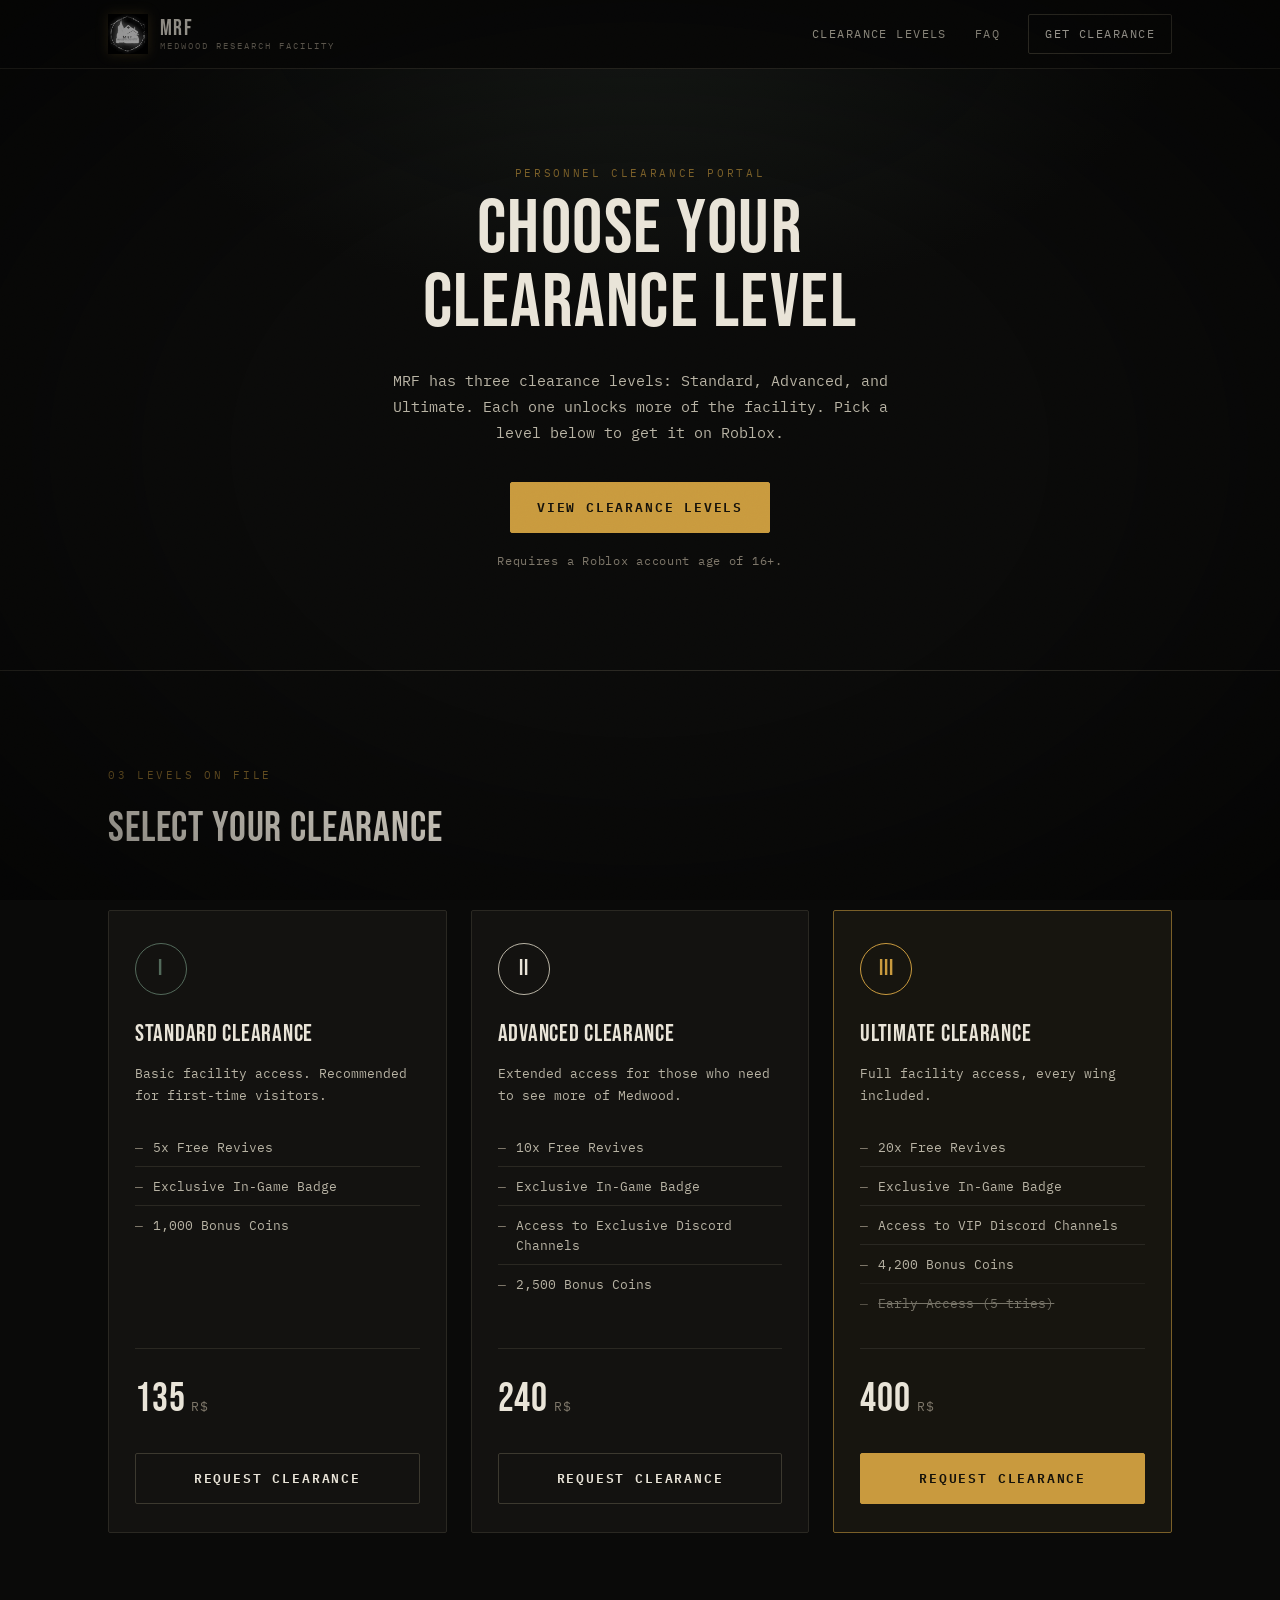
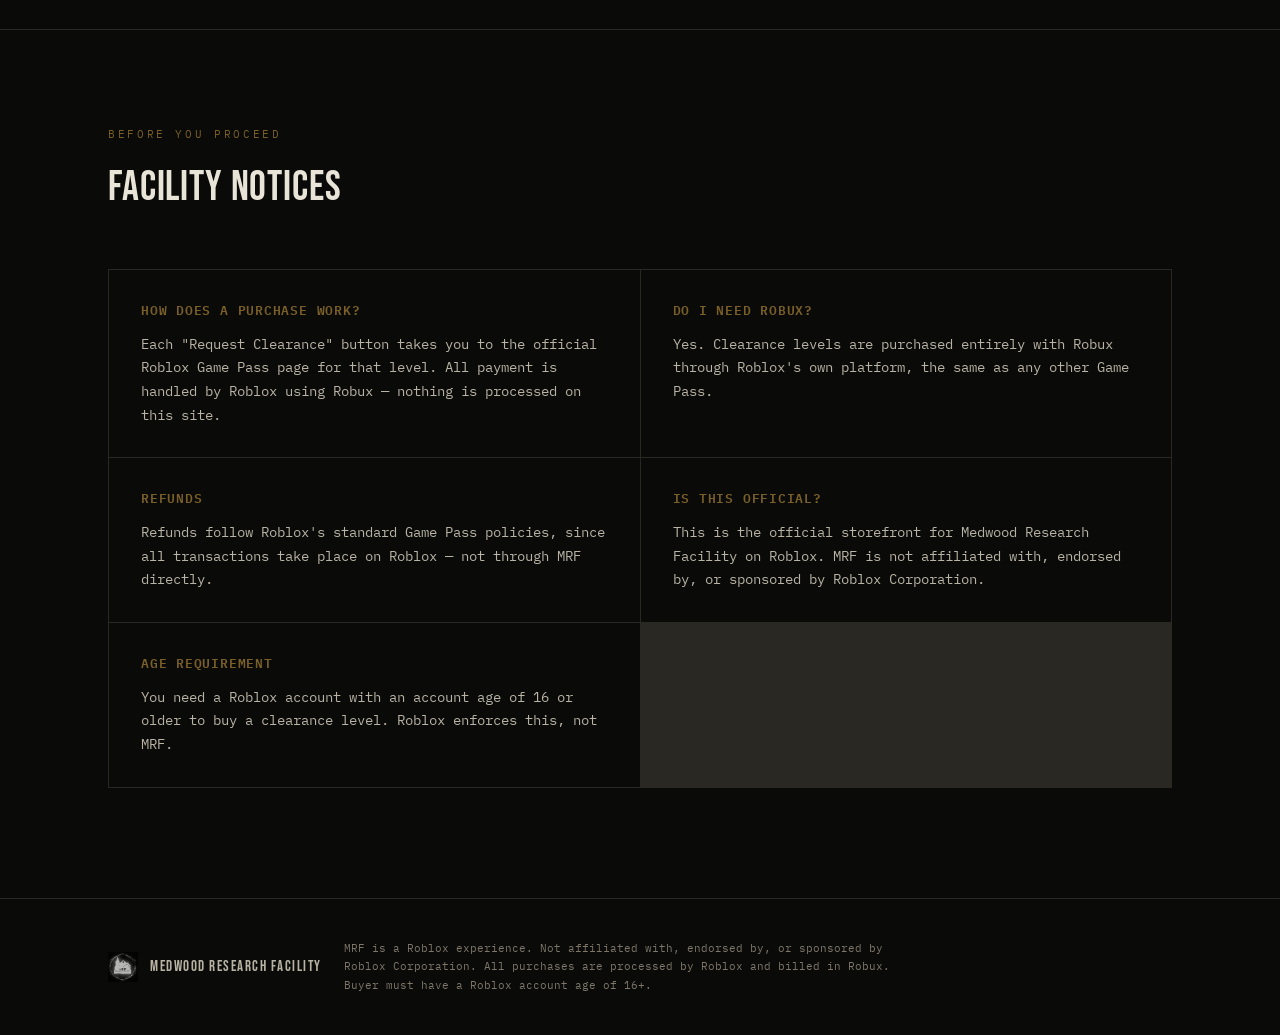
<file: index.html>
<!DOCTYPE html>
<html lang="en">
<head>
<meta charset="UTF-8">
<meta name="viewport" content="width=device-width, initial-scale=1.0">
<title>MRF — Medwood Research Facility | Clearance Portal</title>
<meta name="description" content="Official clearance portal for Medwood Research Facility. Purchase personnel clearance levels.">
<link rel="icon" href="assets/Screenshot_2026-06-11_193410.png">
<link rel="preconnect" href="https://fonts.googleapis.com">
<link rel="preconnect" href="https://fonts.gstatic.com" crossorigin>
<link href="https://fonts.googleapis.com/css2?family=Bebas+Neue&family=IBM+Plex+Mono:wght@400;500;600&display=swap" rel="stylesheet">
<link rel="stylesheet" href="styles.css">
</head>
<body>

<div class="grain"></div>

<header class="site-header">
  <div class="wrap header-inner">
    <a href="#top" class="brand">
      <img src="assets/Screenshot_2026-06-11_193410.png" alt="Medwood Research Facility seal" class="brand-mark">
      <span class="brand-text">
        <span class="brand-code">MRF</span>
        <span class="brand-sub">MEDWOOD RESEARCH FACILITY</span>
      </span>
    </a>
    <nav class="site-nav">
      <a href="#levels">Clearance Levels</a>
      <a href="#faq">FAQ</a>
      <a href="#levels" class="nav-cta">Get Clearance</a>
    </nav>
  </div>
</header>

<main id="top">

  <section class="hero">
    <div class="wrap hero-inner">
      <p class="eyebrow eyebrow-hero">Personnel Clearance Portal</p>
      <h1 class="hero-title">CHOOSE YOUR<br>CLEARANCE&nbsp;LEVEL</h1>
      <p class="hero-copy">
        MRF has three clearance levels: Standard, Advanced, and Ultimate. Each one unlocks more
        of the facility. Pick a level below to get it on Roblox.
      </p>
      <a href="#levels" class="btn btn-amber">View Clearance Levels</a>
      <p class="hero-note">Requires a Roblox account age of 16+.</p>
    </div>
  </section>

  <section class="levels" id="levels">
    <div class="wrap">
      <p class="eyebrow">03 LEVELS ON FILE</p>
      <h2 class="section-title">Select Your Clearance</h2>

      <div class="level-grid">

        <article class="level-card level-i">
          <div class="level-badge">
            <span class="level-num">I</span>
          </div>
          <h3 class="level-name">Standard Clearance</h3>
          <p class="level-desc">Basic facility access. Recommended for first-time visitors.</p>
          <ul class="level-perks">
            <li>5x Free Revives</li>
            <li>Exclusive In-Game Badge</li>
            <li>1,000 Bonus Coins</li>
          </ul>
          <div class="level-price">
            <span class="price-amount">135</span>
            <span class="price-unit">R$</span>
          </div>
          <a href="https://www.roblox.com/game-pass/1939172354" target="_blank" rel="noopener" class="btn btn-outline">
            Request Clearance
          </a>
        </article>

        <article class="level-card level-ii">
          <div class="level-badge">
            <span class="level-num">II</span>
          </div>
          <h3 class="level-name">Advanced Clearance</h3>
          <p class="level-desc">Extended access for those who need to see more of Medwood.</p>
          <ul class="level-perks">
            <li>10x Free Revives</li>
            <li>Exclusive In-Game Badge</li>
            <li>Access to Exclusive Discord Channels</li>
            <li>2,500 Bonus Coins</li>
          </ul>
          <div class="level-price">
            <span class="price-amount">240</span>
            <span class="price-unit">R$</span>
          </div>
          <a href="https://www.roblox.com/game-pass/1936496942" target="_blank" rel="noopener" class="btn btn-outline">
            Request Clearance
          </a>
        </article>

        <article class="level-card level-iii">
          <div class="level-badge">
            <span class="level-num">III</span>
          </div>
          <h3 class="level-name">Ultimate Clearance</h3>
          <p class="level-desc">Full facility access, every wing included.</p>
          <ul class="level-perks">
            <li>20x Free Revives</li>
            <li>Exclusive In-Game Badge</li>
            <li>Access to VIP Discord Channels</li>
            <li>4,200 Bonus Coins</li>
            <li class="perk-struck"><s>Early Access (5 tries)</s></li>
          </ul>
          <div class="level-price">
            <span class="price-amount">400</span>
            <span class="price-unit">R$</span>
          </div>
          <a href="https://www.roblox.com/game-pass/1935076317" target="_blank" rel="noopener" class="btn btn-amber">
            Request Clearance
          </a>
        </article>

      </div>
    </div>
  </section>

  <section class="faq" id="faq">
    <div class="wrap">
      <p class="eyebrow">BEFORE YOU PROCEED</p>
      <h2 class="section-title">Facility Notices</h2>

      <div class="faq-grid">
        <div class="faq-item">
          <h3>How does a purchase work?</h3>
          <p>Each "Request Clearance" button takes you to the official Roblox Game Pass page for
          that level. All payment is handled by Roblox using Robux — nothing is processed on this
          site.</p>
        </div>
        <div class="faq-item">
          <h3>Do I need Robux?</h3>
          <p>Yes. Clearance levels are purchased entirely with Robux through Roblox's own
          platform, the same as any other Game Pass.</p>
        </div>
        <div class="faq-item">
          <h3>Refunds</h3>
          <p>Refunds follow Roblox's standard Game Pass policies, since all transactions take
          place on Roblox — not through MRF directly.</p>
        </div>
        <div class="faq-item">
          <h3>Is this official?</h3>
          <p>This is the official storefront for Medwood Research Facility on Roblox. MRF is not
          affiliated with, endorsed by, or sponsored by Roblox Corporation.</p>
        </div>
        <div class="faq-item">
          <h3>Age requirement</h3>
          <p>You need a Roblox account with an account age of 16 or older to buy a clearance
          level. Roblox enforces this, not MRF.</p>
        </div>
      </div>
    </div>
  </section>

</main>

<footer class="site-footer">
  <div class="wrap footer-inner">
    <div class="footer-brand">
      <img src="assets/Screenshot_2026-06-11_193410.png" alt="" class="footer-mark" aria-hidden="true">
      <span>MEDWOOD RESEARCH FACILITY</span>
    </div>
    <p class="footer-legal">
      MRF is a Roblox experience. Not affiliated with, endorsed by, or sponsored by Roblox
      Corporation. All purchases are processed by Roblox and billed in Robux. Buyer must have a
      Roblox account age of 16+.
    </p>
  </div>
</footer>

<script src="script.js"></script>
</body>
</html>
</file>
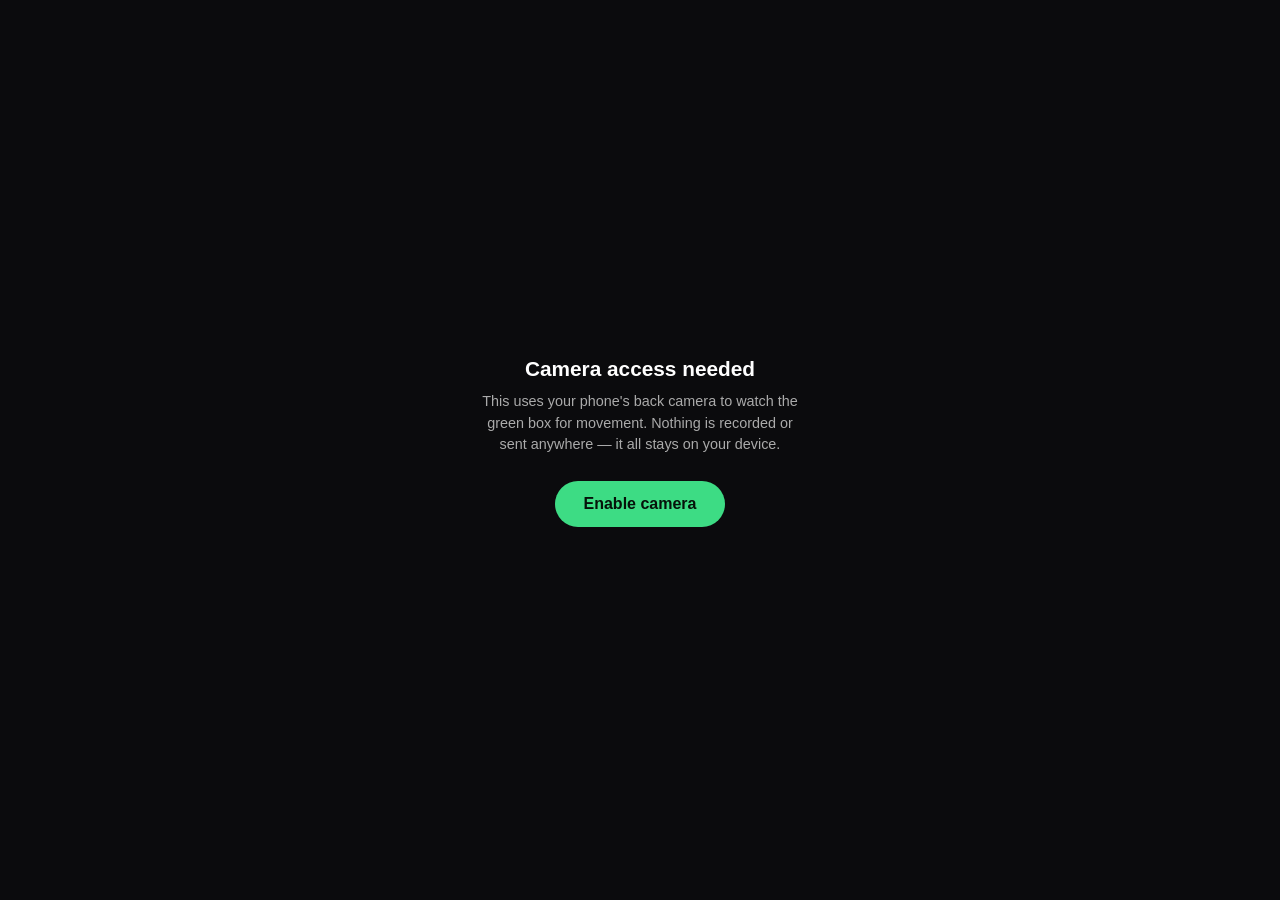
<file: index 5.html>
<!DOCTYPE html>
<html lang="en">
<head>
<meta charset="UTF-8">
<meta name="viewport" content="width=device-width, initial-scale=1.0, maximum-scale=1.0, user-scalable=no">
<title>Motion Detector</title>
<style>
  :root{
    --green: #3ddc84;
    --blue: #3d9bff;
  }
  *{ margin:0; padding:0; box-sizing:border-box; }
  html, body{
    width:100%; height:100%;
    overflow:hidden;
    background:#000;
    font-family:-apple-system, BlinkMacSystemFont, 'Segoe UI', Roboto, sans-serif;
  }

  #video{
    position:fixed;
    top:0; left:0;
    width:100%; height:100%;
    object-fit:cover;
    z-index:0;
  }

  #sampleCanvas{ display:none; }

  #detectBox{
    position:fixed;
    top:50%; left:50%;
    width:35vmin; height:35vmin;
    max-width:220px; max-height:220px;
    transform:translate(-50%,-50%);
    border:3px solid var(--green);
    background:rgba(61,220,132,0.15);
    border-radius:10px;
    z-index:2;
    transition:border-color 0.15s ease, background 0.15s ease, box-shadow 0.15s ease;
    box-shadow:0 0 18px 2px rgba(61,220,132,0.35);
    pointer-events:none;
  }
  #detectBox.motion{
    border-color:var(--blue);
    background:rgba(61,155,255,0.2);
    box-shadow:0 0 26px 6px rgba(61,155,255,0.55);
  }

  #statusBar{
    position:fixed;
    bottom:0; left:0; right:0;
    z-index:3;
    padding:1rem 1.2rem calc(1rem + env(safe-area-inset-bottom));
    background:linear-gradient(0deg, rgba(0,0,0,0.75), transparent);
    color:#fff;
    text-align:center;
    font-size:0.9rem;
    letter-spacing:0.02em;
  }
  #statusBar .dot{
    display:inline-block;
    width:9px; height:9px;
    border-radius:50%;
    background:var(--green);
    margin-right:0.5rem;
    vertical-align:middle;
    transition:background 0.15s ease;
  }
  #statusBar.motion .dot{ background:var(--blue); }

  #permissionScreen{
    position:fixed;
    inset:0;
    z-index:10;
    background:#0b0b0d;
    color:#fff;
    display:flex;
    flex-direction:column;
    align-items:center;
    justify-content:center;
    text-align:center;
    padding:2rem;
  }
  #permissionScreen h1{ font-size:1.3rem; margin-bottom:0.6rem; }
  #permissionScreen p{ color:#aaa; font-size:0.9rem; max-width:320px; margin-bottom:1.6rem; line-height:1.5; }
  #permissionScreen button{
    background:var(--green);
    color:#06120a;
    border:none;
    padding:0.85rem 1.8rem;
    border-radius:100px;
    font-size:1rem;
    font-weight:600;
    cursor:pointer;
  }
  #permissionScreen .error{ color:#ff6b6b; font-size:0.85rem; margin-top:1rem; max-width:300px; }
  #permissionScreen.hidden{ display:none; }
</style>
</head>
<body>

<video id="video" autoplay playsinline muted></video>
<canvas id="sampleCanvas"></canvas>

<div id="detectBox"></div>

<div id="statusBar"><span class="dot"></span><span id="statusText">Starting camera…</span></div>

<div id="permissionScreen">
  <h1>Camera access needed</h1>
  <p>This uses your phone's back camera to watch the green box for movement. Nothing is recorded or sent anywhere — it all stays on your device.</p>
  <button id="startBtn">Enable camera</button>
  <div class="error" id="errorMsg"></div>
</div>

<script>
  const video = document.getElementById('video');
  const canvas = document.getElementById('sampleCanvas');
  const ctx = canvas.getContext('2d', { willReadFrequently: true });
  const detectBox = document.getElementById('detectBox');
  const statusBar = document.getElementById('statusBar');
  const statusText = document.getElementById('statusText');
  const permissionScreen = document.getElementById('permissionScreen');
  const startBtn = document.getElementById('startBtn');
  const errorMsg = document.getElementById('errorMsg');

  // Tunables
  const SAMPLE_SIZE = 64;
  // Detection tuning
  const PIXEL_DIFF_THRESHOLD = 28;      // per-pixel brightness delta that counts as "changed"
  const RING_MARGIN_FACTOR = 0.6;       // how much wider the reference ring is than the box (60% bigger per side)
  const ABS_MIN_RATIO = 0.02;           // inside must change at least this much, regardless of the ring
  const NET_RATIO_THRESHOLD = 0.05;     // inside change must exceed ring change by this much to count as real motion
  const CONFIRM_FRAMES = 2;             // require this many consecutive suspicious frames before flagging motion
  const MOTION_HOLD_MS = 350;           // keep "motion" on briefly after the last confirmed frame, avoids flicker

  let prevInner = null;
  let prevOuter = null;
  let lastMotionAt = 0;
  let consecutiveHits = 0;
  let stream = null;
  const outerCanvas = document.createElement('canvas');
  const outerCtx = outerCanvas.getContext('2d', { willReadFrequently: true });

  async function startCamera(){
    errorMsg.textContent = '';
    try{
      stream = await navigator.mediaDevices.getUserMedia({
        video: { facingMode: { exact: 'environment' } },
        audio: false
      });
    } catch(e1){
      try{
        stream = await navigator.mediaDevices.getUserMedia({
          video: { facingMode: 'environment' },
          audio: false
        });
      } catch(e2){
        errorMsg.textContent = 'Could not access the back camera: ' + (e2.message || e2.name || 'unknown error') + '. Make sure you\'re on HTTPS and have granted camera permission.';
        return;
      }
    }

    video.srcObject = stream;
    await video.play();

    canvas.width = SAMPLE_SIZE;
    canvas.height = SAMPLE_SIZE;
    outerCanvas.width = SAMPLE_SIZE;
    outerCanvas.height = SAMPLE_SIZE;

    permissionScreen.classList.add('hidden');
    statusText.textContent = 'Watching for movement';
    requestAnimationFrame(analyzeLoop);
  }

  function getSampleRects(){
    const vw = video.videoWidth, vh = video.videoHeight;
    const sw = window.innerWidth, sh = window.innerHeight;
    if(!vw || !vh) return null;

    const videoAspect = vw/vh, screenAspect = sw/sh;
    let drawW, drawH, offsetX, offsetY;
    if(videoAspect > screenAspect){
      drawH = sh;
      drawW = sh*videoAspect;
      offsetX = (sw-drawW)/2;
      offsetY = 0;
    } else {
      drawW = sw;
      drawH = sw/videoAspect;
      offsetX = 0;
      offsetY = (sh-drawH)/2;
    }

    const boxRect = detectBox.getBoundingClientRect();
    const scale = vw/drawW;

    const inner = {
      sx: (boxRect.left-offsetX)*scale,
      sy: (boxRect.top-offsetY)*scale,
      sW: boxRect.width*scale,
      sH: boxRect.height*scale
    };

    // Outer rect: same center, expanded by RING_MARGIN_FACTOR on each side.
    const outW = boxRect.width * (1 + RING_MARGIN_FACTOR*2);
    const outH = boxRect.height * (1 + RING_MARGIN_FACTOR*2);
    const outLeft = boxRect.left - boxRect.width*RING_MARGIN_FACTOR;
    const outTop = boxRect.top - boxRect.height*RING_MARGIN_FACTOR;
    const outer = {
      sx: (outLeft-offsetX)*scale,
      sy: (outTop-offsetY)*scale,
      sW: outW*scale,
      sH: outH*scale
    };

    // Fraction of the outer sample (in 0..1) that the inner box occupies —
    // used to mask the inner region out when scoring the ring on its own.
    const innerFracX0 = RING_MARGIN_FACTOR/(1+RING_MARGIN_FACTOR*2);
    const innerFracX1 = (RING_MARGIN_FACTOR+1)/(1+RING_MARGIN_FACTOR*2);

    return { inner, outer, innerFracX0, innerFracX1 };
  }

  function changeRatio(data, prev, size, maskFn){
    if(!prev) return 0;
    let changed = 0, counted = 0;
    for(let y=0; y<size; y++){
      for(let x=0; x<size; x++){
        if(maskFn && maskFn(x, y, size)) continue;
        const i = (y*size+x)*4;
        const dr = Math.abs(data[i]   - prev[i]);
        const dg = Math.abs(data[i+1] - prev[i+1]);
        const db = Math.abs(data[i+2] - prev[i+2]);
        const diff = (dr+dg+db)/3;
        if(diff > PIXEL_DIFF_THRESHOLD) changed++;
        counted++;
      }
    }
    return counted>0 ? changed/counted : 0;
  }

  function analyzeLoop(){
    const rects = getSampleRects();
    if(rects && rects.inner.sW > 0 && rects.inner.sH > 0 && rects.outer.sW > 0){
      // Inner (the box itself)
      ctx.drawImage(video, rects.inner.sx, rects.inner.sy, rects.inner.sW, rects.inner.sH, 0, 0, SAMPLE_SIZE, SAMPLE_SIZE);
      const innerFrame = ctx.getImageData(0, 0, SAMPLE_SIZE, SAMPLE_SIZE).data;

      // Outer (box + surrounding margin) — used as the "what is the camera/scene doing generally" reference
      outerCtx.drawImage(video, rects.outer.sx, rects.outer.sy, rects.outer.sW, rects.outer.sH, 0, 0, SAMPLE_SIZE, SAMPLE_SIZE);
      const outerFrame = outerCtx.getImageData(0, 0, SAMPLE_SIZE, SAMPLE_SIZE).data;

      const { innerFracX0, innerFracX1 } = rects;
      // Only count pixels in the outer sample that fall OUTSIDE where the inner box sits —
      // this gives us a pure "surroundings only" ring, not diluted by the box's own content.
      const ringMask = (x, y, size) => {
        const fx = x/size, fy = y/size;
        return fx > innerFracX0 && fx < innerFracX1 && fy > innerFracX0 && fy < innerFracX1;
      };

      const innerRatio = changeRatio(innerFrame, prevInner, SAMPLE_SIZE, null);
      const ringRatio = changeRatio(outerFrame, prevOuter, SAMPLE_SIZE, ringMask);

      // Global motion (camera shake, whole scene shift, lighting change) moves the
      // ring roughly as much as the inside. Real motion inside the box does not —
      // it raises the inner ratio well above what the surrounding ring is doing.
      const netRatio = innerRatio - ringRatio;
      const suspicious = innerRatio > ABS_MIN_RATIO && netRatio > NET_RATIO_THRESHOLD;

      if(suspicious){
        consecutiveHits++;
      } else {
        consecutiveHits = 0;
      }
      if(consecutiveHits >= CONFIRM_FRAMES){
        lastMotionAt = performance.now();
      }

      prevInner = innerFrame;
      prevOuter = outerFrame;
    }

    const isMotion = (performance.now()-lastMotionAt) < MOTION_HOLD_MS;
    detectBox.classList.toggle('motion', isMotion);
    statusBar.classList.toggle('motion', isMotion);
    statusText.textContent = isMotion ? 'Movement detected' : 'Watching for movement';

    requestAnimationFrame(analyzeLoop);
  }

  startBtn.addEventListener('click', startCamera);

  window.addEventListener('resize', ()=>{ prevFrame = null; });
</script>

</body>
</html>
</file>
<file: styles.css>
/* ==========================================================================
   MRF — Medwood Research Facility
   Design tokens
   ========================================================================== */

:root {
  --bg:          #0a0a09;
  --bg-panel:    #131210;
  --bg-panel-2:  #17150f;
  --ink:         #e9e4d8;
  --ink-dim:     #b8b3a4;
  --muted:       #7d7669;
  --line:        #2a2822;
  --line-bright: #3c392f;

  --amber:       #c99a3e;
  --amber-dim:   #7a5f28;
  --teal:        #536a5b;
  --teal-dim:    #354238;
  --rust:        #8a3a34;
  --rust-dim:    #4a231f;

  --font-display: 'Bebas Neue', Impact, sans-serif;
  --font-body:    'IBM Plex Mono', 'Courier New', monospace;

  --radius: 2px;
}

/* ==========================================================================
   Reset / base
   ========================================================================== */

* { box-sizing: border-box; }

html { scroll-behavior: smooth; }

@media (prefers-reduced-motion: reduce) {
  html { scroll-behavior: auto; }
  *, *::before, *::after {
    animation-duration: 0.001ms !important;
    animation-iteration-count: 1 !important;
    transition-duration: 0.001ms !important;
  }
}

body {
  margin: 0;
  background: var(--bg);
  color: var(--ink);
  font-family: var(--font-body);
  font-size: 16px;
  line-height: 1.6;
  -webkit-font-smoothing: antialiased;
}

.wrap {
  max-width: 1120px;
  margin: 0 auto;
  padding: 0 28px;
}

a { color: inherit; }

img { max-width: 100%; display: block; }

h1, h2, h3 {
  font-family: var(--font-display);
  font-weight: 400;
  letter-spacing: 0.02em;
  margin: 0;
}

ul { margin: 0; padding: 0; list-style: none; }

:focus-visible {
  outline: 2px solid var(--amber);
  outline-offset: 3px;
}

/* Film grain overlay */
.grain {
  position: fixed;
  inset: 0;
  pointer-events: none;
  z-index: 999;
  opacity: 0.05;
  mix-blend-mode: overlay;
  background-image: url("data:image/svg+xml;utf8,<svg xmlns='http://www.w3.org/2000/svg' width='120' height='120'><filter id='n'><feTurbulence type='fractalNoise' baseFrequency='0.9' numOctaves='2' stitchTiles='stitch'/></filter><rect width='100%25' height='100%25' filter='url(%23n)'/></svg>");
}

/* Vignette */
body::before {
  content: "";
  position: fixed;
  inset: 0;
  pointer-events: none;
  z-index: 998;
  background: radial-gradient(ellipse at center, rgba(0,0,0,0) 45%, rgba(0,0,0,0.55) 100%);
}

/* ==========================================================================
   Buttons
   ========================================================================== */

.btn {
  display: inline-flex;
  align-items: center;
  justify-content: center;
  gap: 8px;
  padding: 14px 26px;
  font-family: var(--font-body);
  font-size: 13px;
  font-weight: 600;
  letter-spacing: 0.14em;
  text-transform: uppercase;
  text-decoration: none;
  border-radius: var(--radius);
  border: 1px solid transparent;
  cursor: pointer;
  transition: transform 0.15s ease, background 0.15s ease, border-color 0.15s ease;
}

.btn:hover { transform: translateY(-1px); }
.btn:active { transform: translateY(0); }

.btn-amber {
  background: var(--amber);
  color: #14110a;
  border-color: var(--amber);
}
.btn-amber:hover { background: #dcae52; }

.btn-outline {
  background: transparent;
  color: var(--ink);
  border-color: var(--line-bright);
}
.btn-outline:hover {
  border-color: var(--amber);
  color: var(--amber);
}

/* ==========================================================================
   Header
   ========================================================================== */

.site-header {
  position: sticky;
  top: 0;
  z-index: 500;
  background: rgba(10, 10, 9, 0.88);
  backdrop-filter: blur(6px);
  border-bottom: 1px solid var(--line);
}

.header-inner {
  display: flex;
  align-items: center;
  justify-content: space-between;
  padding-top: 14px;
  padding-bottom: 14px;
}

.brand {
  display: flex;
  align-items: center;
  gap: 12px;
  text-decoration: none;
  color: var(--ink);
}

.brand-mark {
  width: 40px;
  height: 40px;
  object-fit: contain;
  filter: drop-shadow(0 0 6px rgba(201, 154, 62, 0.25));
}

.brand-text {
  display: flex;
  flex-direction: column;
  line-height: 1.1;
}

.brand-code {
  font-family: var(--font-display);
  font-size: 22px;
  letter-spacing: 0.06em;
}

.brand-sub {
  font-size: 9px;
  letter-spacing: 0.22em;
  color: var(--muted);
}

.site-nav {
  display: flex;
  align-items: center;
  gap: 28px;
  font-size: 12px;
  letter-spacing: 0.12em;
  text-transform: uppercase;
}

.site-nav a {
  text-decoration: none;
  color: var(--ink-dim);
  transition: color 0.15s ease;
}
.site-nav a:hover { color: var(--amber); }

.nav-cta {
  padding: 9px 16px;
  border: 1px solid var(--line-bright);
  border-radius: var(--radius);
  color: var(--ink) !important;
}
.nav-cta:hover {
  border-color: var(--amber);
  color: var(--amber) !important;
}

/* ==========================================================================
   Hero
   ========================================================================== */

.hero {
  position: relative;
  padding: 96px 0 100px;
  border-bottom: 1px solid var(--line);
  background:
    radial-gradient(ellipse 900px 500px at 50% -10%, rgba(83, 106, 91, 0.16), transparent 60%),
    var(--bg);
  overflow: hidden;
}

.hero-inner {
  max-width: 720px;
  text-align: center;
  margin: 0 auto;
}

.eyebrow-hero {
  margin-bottom: 18px;
}

.hero-note {
  font-size: 12px;
  letter-spacing: 0.06em;
  color: var(--muted);
  margin: 18px 0 0;
}

.hero-title {
  font-size: clamp(44px, 8vw, 76px);
  line-height: 0.98;
  color: var(--ink);
  margin-bottom: 26px;
}

.hero-copy {
  color: var(--ink-dim);
  font-size: 15px;
  line-height: 1.75;
  max-width: 520px;
  margin: 0 auto 36px;
}

/* ==========================================================================
   Section shared
   ========================================================================== */

.eyebrow {
  font-size: 11px;
  letter-spacing: 0.24em;
  color: var(--amber-dim);
  margin: 0 0 10px;
  text-transform: uppercase;
}

.section-title {
  font-size: clamp(30px, 4vw, 42px);
  margin-bottom: 48px;
}

.levels {
  padding: 96px 0;
  border-bottom: 1px solid var(--line);
}

/* ==========================================================================
   Level cards
   ========================================================================== */

.level-grid {
  display: grid;
  grid-template-columns: repeat(3, 1fr);
  gap: 24px;
}

.level-card {
  position: relative;
  background: var(--bg-panel);
  border: 1px solid var(--line);
  border-radius: var(--radius);
  padding: 32px 26px 28px;
  display: flex;
  flex-direction: column;
  transition: border-color 0.2s ease, transform 0.2s ease;
}

.level-card:hover {
  transform: translateY(-4px);
  border-color: var(--line-bright);
}

.level-iii {
  background: var(--bg-panel-2);
  border-color: var(--amber-dim);
}

.level-badge {
  width: 52px;
  height: 52px;
  display: flex;
  align-items: center;
  justify-content: center;
  border: 1px solid var(--line-bright);
  border-radius: 50%;
  margin-bottom: 20px;
}

.level-i .level-badge  { border-color: var(--teal); }
.level-ii .level-badge { border-color: var(--ink-dim); }
.level-iii .level-badge{ border-color: var(--amber); }

.level-num {
  font-family: var(--font-display);
  font-size: 22px;
  letter-spacing: 0.05em;
}

.level-i .level-num  { color: var(--teal); }
.level-iii .level-num{ color: var(--amber); }

.level-name {
  font-size: 24px;
  letter-spacing: 0.03em;
  margin-bottom: 10px;
}

.level-desc {
  font-size: 13px;
  color: var(--ink-dim);
  line-height: 1.65;
  margin: 0 0 22px;
}

.level-perks {
  margin-bottom: 26px;
  flex-grow: 1;
}

.level-perks li {
  font-size: 12.5px;
  color: var(--ink-dim);
  padding: 9px 0;
  border-top: 1px solid var(--line);
  padding-left: 18px;
  position: relative;
}
.level-perks li:first-child { border-top: none; }

.level-perks li::before {
  content: "—";
  position: absolute;
  left: 0;
  color: var(--muted);
}

.perk-struck {
  color: var(--muted);
  opacity: 0.6;
}

.level-price {
  display: flex;
  align-items: baseline;
  gap: 6px;
  margin-bottom: 22px;
  padding-top: 18px;
  border-top: 1px solid var(--line);
}

.price-amount {
  font-family: var(--font-display);
  font-size: 40px;
  letter-spacing: 0.02em;
  color: var(--ink);
}

.price-unit {
  font-size: 13px;
  letter-spacing: 0.08em;
  color: var(--muted);
  text-transform: uppercase;
}

.level-card .btn { width: 100%; }

/* ==========================================================================
   FAQ
   ========================================================================== */

.faq {
  padding: 96px 0 110px;
}

.faq-grid {
  display: grid;
  grid-template-columns: repeat(2, 1fr);
  gap: 1px;
  background: var(--line);
  border: 1px solid var(--line);
}

.faq-item {
  background: var(--bg);
  padding: 30px 32px;
}

.faq-item h3 {
  font-family: var(--font-body);
  font-size: 13px;
  font-weight: 600;
  letter-spacing: 0.06em;
  text-transform: uppercase;
  color: var(--amber-dim);
  margin-bottom: 12px;
}

.faq-item p {
  font-size: 13.5px;
  color: var(--ink-dim);
  line-height: 1.75;
  margin: 0;
}

/* ==========================================================================
   Footer
   ========================================================================== */

.site-footer {
  padding: 40px 0;
  border-top: 1px solid var(--line);
}

.footer-inner {
  display: flex;
  align-items: center;
  gap: 22px;
}

.footer-mark {
  width: 30px;
  height: 30px;
  object-fit: contain;
  opacity: 0.7;
  flex-shrink: 0;
}

.footer-brand {
  display: flex;
  align-items: center;
  gap: 12px;
  font-family: var(--font-display);
  font-size: 15px;
  letter-spacing: 0.1em;
  color: var(--ink-dim);
  flex-shrink: 0;
}

.footer-legal {
  font-size: 11px;
  color: var(--muted);
  line-height: 1.7;
  margin: 0;
  max-width: 560px;
}

/* ==========================================================================
   Responsive
   ========================================================================== */

@media (max-width: 860px) {
  .level-grid { grid-template-columns: 1fr; }
  .faq-grid { grid-template-columns: 1fr; }
  .site-nav a:not(.nav-cta) { display: none; }
  .footer-inner { flex-direction: column; text-align: center; }
}

@media (max-width: 480px) {
  .hero { padding: 70px 0 70px; }
}
</file>
